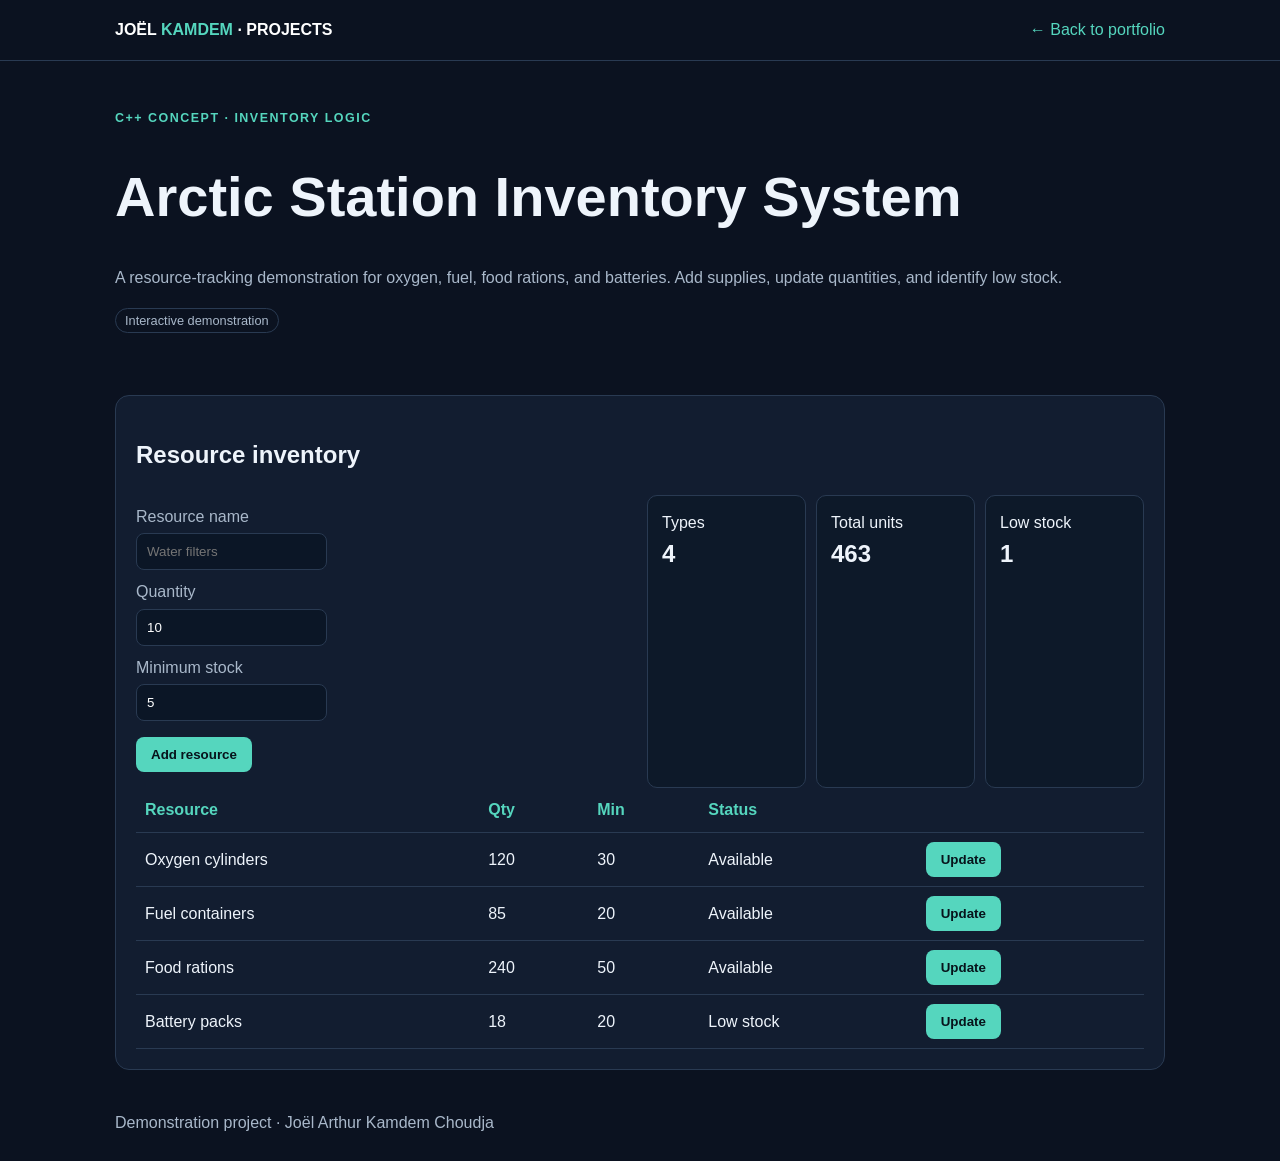
<file: arctic-inventory.html>
<!doctype html><html lang="en"><head><meta charset="utf-8"><meta name="viewport" content="width=device-width,initial-scale=1"><title>Arctic Station Inventory System | Joël Kamdem</title><link rel="stylesheet" href="../assets/style.css"></head><body><header><div class="wrap"><nav><a class="brand" href="../../index.html">JOËL <span>KAMDEM</span> · PROJECTS</a><a href="../../index.html">← Back to portfolio</a></nav></div></header><main class="wrap"><div class="hero"><div class="eyebrow">C++ CONCEPT · INVENTORY LOGIC</div><h1>Arctic Station Inventory System</h1><p>A resource-tracking demonstration for oxygen, fuel, food rations, and batteries. Add supplies, update quantities, and identify low stock.</p><span class="badge">Interactive demonstration</span></div><div class="panel"><h2>Resource inventory</h2><div class="grid"><div><label>Resource name</label><input id="name" placeholder="Water filters"><label>Quantity</label><input id="qty" type="number" value="10"><label>Minimum stock</label><input id="min" type="number" value="5"><p><button onclick="add()">Add resource</button></p></div><div class="statrow"><div class="stat">Types<strong id="count">4</strong></div><div class="stat">Total units<strong id="total">463</strong></div><div class="stat">Low stock<strong id="low">1</strong></div></div></div><table><thead><tr><th>Resource</th><th>Qty</th><th>Min</th><th>Status</th><th></th></tr></thead><tbody id="rows"></tbody></table></div></main><footer class="wrap">Demonstration project · Joël Arthur Kamdem Choudja</footer><script>let data=[["Oxygen cylinders",120,30],["Fuel containers",85,20],["Food rations",240,50],["Battery packs",18,20]];function draw(){rows.innerHTML=data.map((x,i)=>`<tr><td>${x[0]}</td><td>${x[1]}</td><td>${x[2]}</td><td>${x[1]<=x[2]?"Low stock":"Available"}</td><td><button onclick="upd(${i})">Update</button></td></tr>`).join("");count.textContent=data.length;total.textContent=data.reduce((s,x)=>s+x[1],0);low.textContent=data.filter(x=>x[1]<=x[2]).length}function add(){let n=name.value.trim(),q=+qty.value,m=+min.value;if(!n||q<0||m<0)return alert("Enter valid values");data.push([n,q,m]);name.value="";draw()}function upd(i){let v=prompt("New quantity",data[i][1]);if(v!==null&&v.trim()!==""&&+v>=0){data[i][1]=+v;draw()}}draw();</script></body></html>
</file>
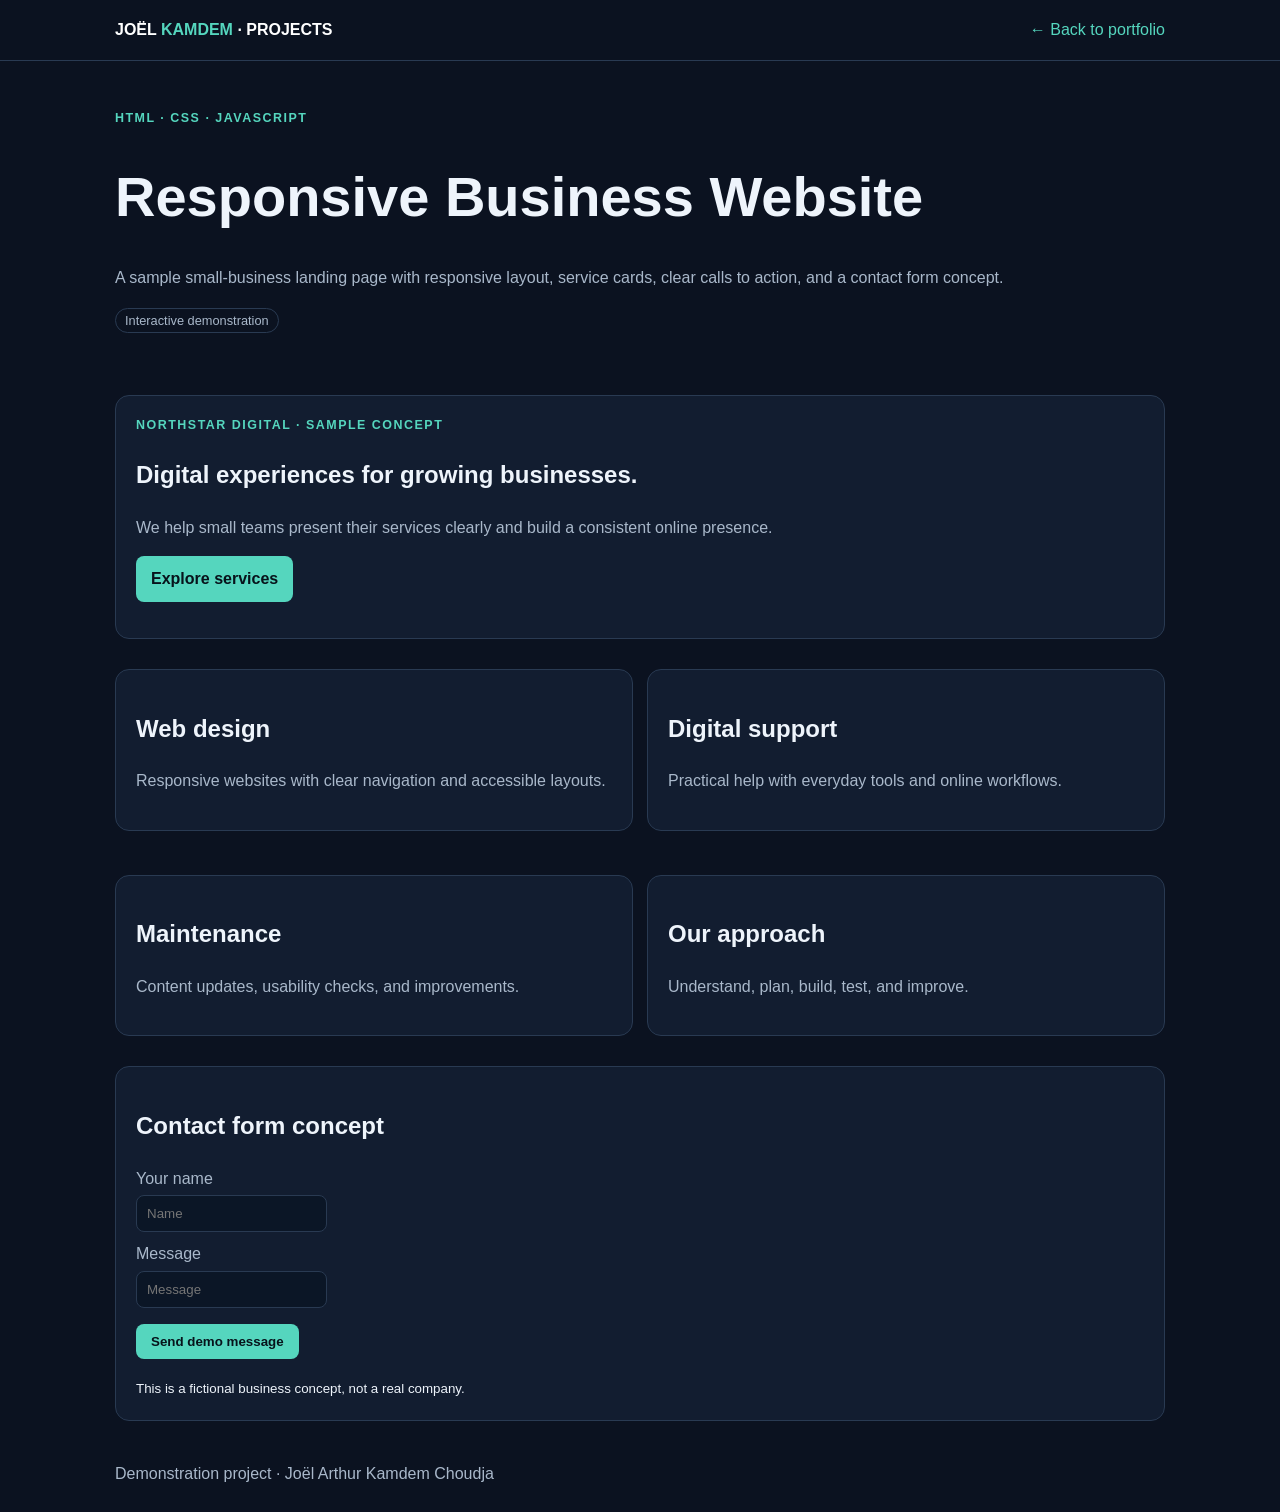
<file: business-website.html>
<!doctype html><html lang="en"><head><meta charset="utf-8"><meta name="viewport" content="width=device-width,initial-scale=1"><title>Responsive Business Website | Joël Kamdem</title><link rel="stylesheet" href="../assets/style.css"></head><body><header><div class="wrap"><nav><a class="brand" href="../../index.html">JOËL <span>KAMDEM</span> · PROJECTS</a><a href="../../index.html">← Back to portfolio</a></nav></div></header><main class="wrap"><div class="hero"><div class="eyebrow">HTML · CSS · JAVASCRIPT</div><h1>Responsive Business Website</h1><p>A sample small-business landing page with responsive layout, service cards, clear calls to action, and a contact form concept.</p><span class="badge">Interactive demonstration</span></div><div class="panel"><div class="eyebrow">NORTHSTAR DIGITAL · SAMPLE CONCEPT</div><h2>Digital experiences for growing businesses.</h2><p>We help small teams present their services clearly and build a consistent online presence.</p><p><a class="btn" href="#services">Explore services</a></p></div><div id="services" class="grid"><div class="card"><h2>Web design</h2><p>Responsive websites with clear navigation and accessible layouts.</p></div><div class="card"><h2>Digital support</h2><p>Practical help with everyday tools and online workflows.</p></div><div class="card"><h2>Maintenance</h2><p>Content updates, usability checks, and improvements.</p></div><div class="card"><h2>Our approach</h2><p>Understand, plan, build, test, and improve.</p></div></div><div class="panel"><h2>Contact form concept</h2><label>Your name</label><input placeholder="Name"><label>Message</label><input placeholder="Message"><p><button onclick="alert('Demo only: no message was sent.')">Send demo message</button></p><small>This is a fictional business concept, not a real company.</small></div></main><footer class="wrap">Demonstration project · Joël Arthur Kamdem Choudja</footer><script></script></body></html>
</file>
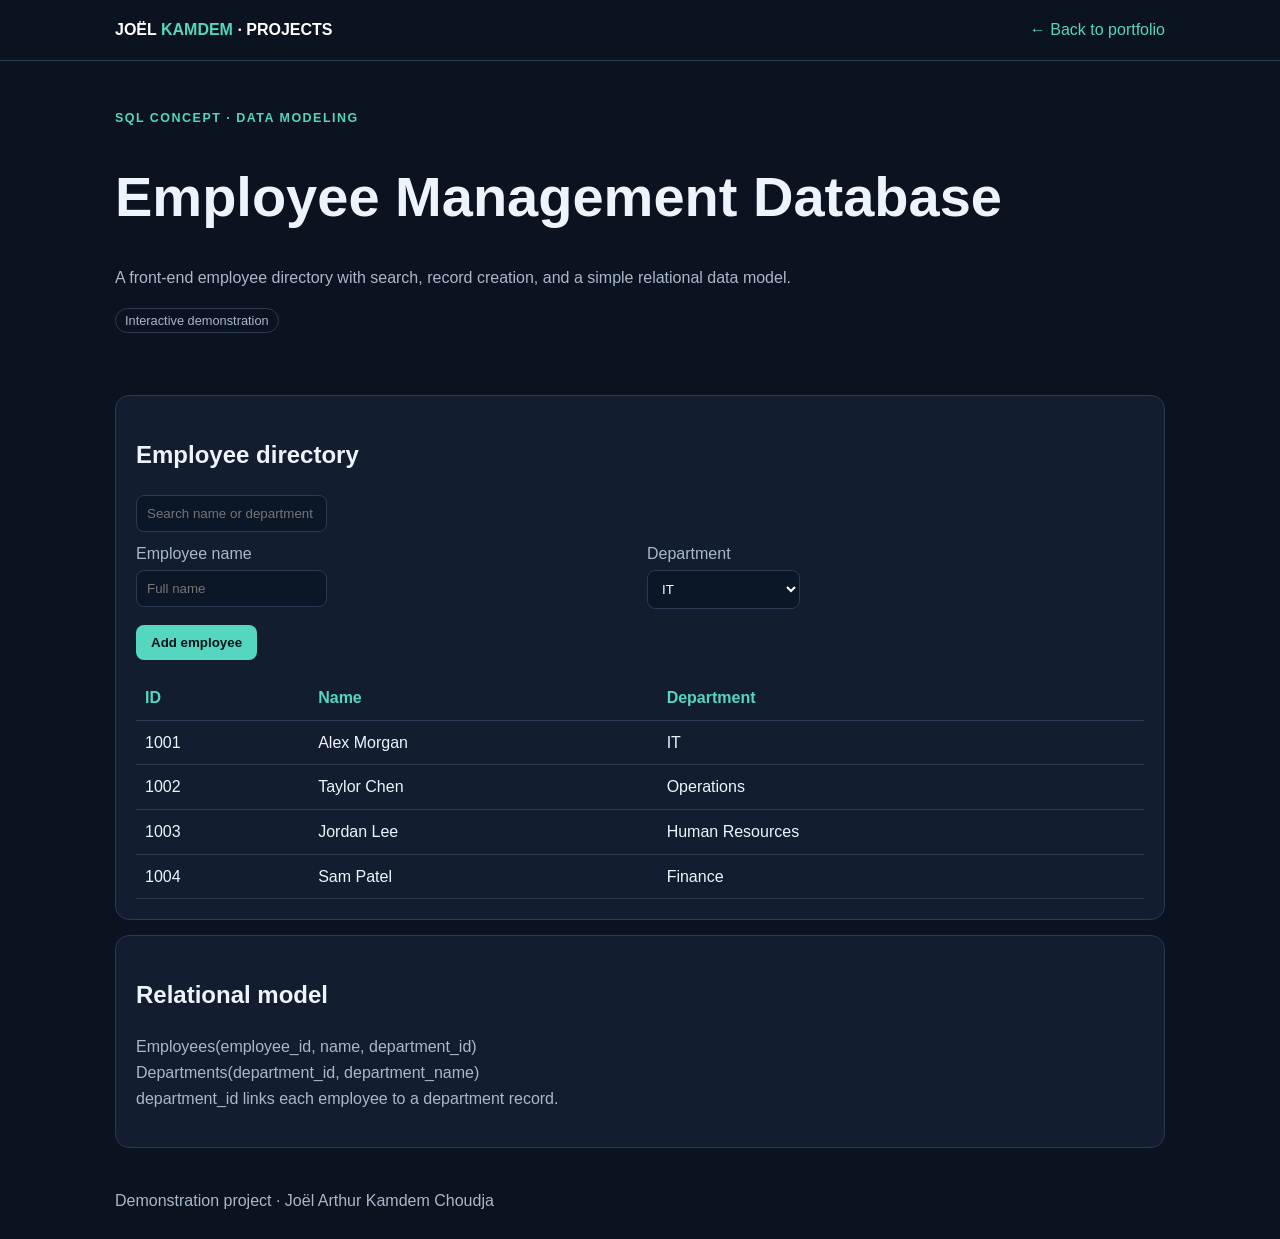
<file: employee-database.html>
<!doctype html><html lang="en"><head><meta charset="utf-8"><meta name="viewport" content="width=device-width,initial-scale=1"><title>Employee Management Database | Joël Kamdem</title><link rel="stylesheet" href="../assets/style.css"></head><body><header><div class="wrap"><nav><a class="brand" href="../../index.html">JOËL <span>KAMDEM</span> · PROJECTS</a><a href="../../index.html">← Back to portfolio</a></nav></div></header><main class="wrap"><div class="hero"><div class="eyebrow">SQL CONCEPT · DATA MODELING</div><h1>Employee Management Database</h1><p>A front-end employee directory with search, record creation, and a simple relational data model.</p><span class="badge">Interactive demonstration</span></div><div class="panel"><h2>Employee directory</h2><input id="search" placeholder="Search name or department" oninput="draw()"><div class="grid"><div><label>Employee name</label><input id="empName" placeholder="Full name"></div><div><label>Department</label><select id="dept"><option>IT</option><option>Operations</option><option>Human Resources</option><option>Finance</option></select></div></div><p><button onclick="addEmp()">Add employee</button></p><table><thead><tr><th>ID</th><th>Name</th><th>Department</th></tr></thead><tbody id="rows"></tbody></table></div><div class="panel"><h2>Relational model</h2><p>Employees(employee_id, name, department_id)<br>Departments(department_id, department_name)<br>department_id links each employee to a department record.</p></div></main><footer class="wrap">Demonstration project · Joël Arthur Kamdem Choudja</footer><script>let emps=[{id:1001,name:"Alex Morgan",dept:"IT"},{id:1002,name:"Taylor Chen",dept:"Operations"},{id:1003,name:"Jordan Lee",dept:"Human Resources"},{id:1004,name:"Sam Patel",dept:"Finance"}];function draw(){let q=search.value.toLowerCase();rows.innerHTML=emps.filter(e=>(e.name+" "+e.dept).toLowerCase().includes(q)).map(e=>`<tr><td>${e.id}</td><td>${e.name}</td><td>${e.dept}</td></tr>`).join("")}function addEmp(){let n=empName.value.trim();if(!n)return alert("Enter a name");emps.push({id:1001+emps.length,name:n,dept:dept.value});empName.value="";draw()}draw();</script></body></html>
</file>
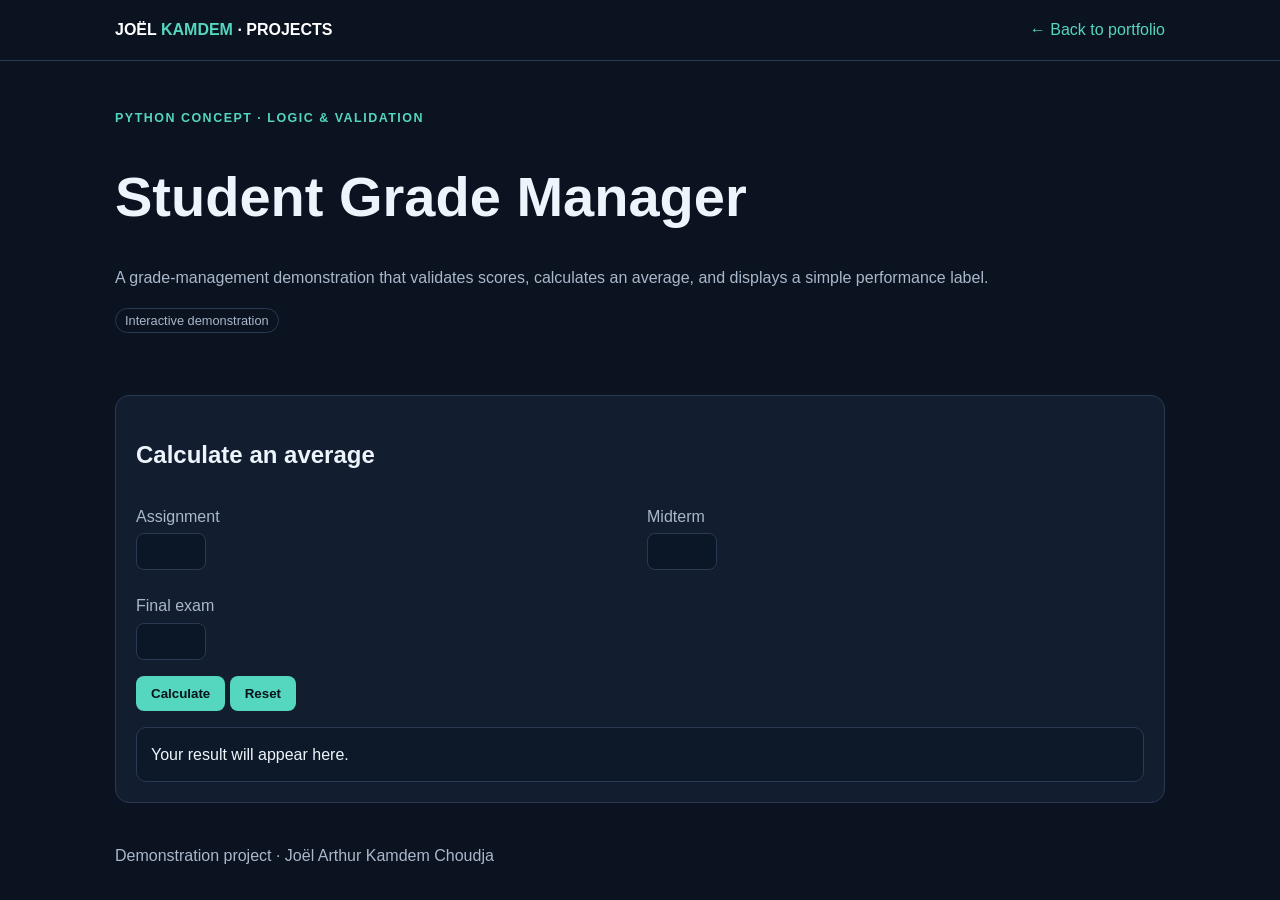
<file: student-grade-manager.html>
<!doctype html><html lang="en"><head><meta charset="utf-8"><meta name="viewport" content="width=device-width,initial-scale=1"><title>Student Grade Manager | Joël Kamdem</title><link rel="stylesheet" href="../assets/style.css"></head><body><header><div class="wrap"><nav><a class="brand" href="../../index.html">JOËL <span>KAMDEM</span> · PROJECTS</a><a href="../../index.html">← Back to portfolio</a></nav></div></header><main class="wrap"><div class="hero"><div class="eyebrow">PYTHON CONCEPT · LOGIC & VALIDATION</div><h1>Student Grade Manager</h1><p>A grade-management demonstration that validates scores, calculates an average, and displays a simple performance label.</p><span class="badge">Interactive demonstration</span></div><div class="panel"><h2>Calculate an average</h2><div class="grid"><div><label>Assignment</label><input id="a" type="number" min="0" max="100"></div><div><label>Midterm</label><input id="b" type="number" min="0" max="100"></div><div><label>Final exam</label><input id="c" type="number" min="0" max="100"></div></div><p><button onclick="calc()">Calculate</button> <button onclick="resetForm()">Reset</button></p><div class="stat" id="result">Your result will appear here.</div></div></main><footer class="wrap">Demonstration project · Joël Arthur Kamdem Choudja</footer><script>function calc(){let v=["a","b","c"].map(x=>document.getElementById(x).value),r=document.getElementById("result");if(v.some(x=>x===""||+x<0||+x>100)){r.textContent="Enter all marks between 0 and 100.";return}let n=v.reduce((s,x)=>s+ +x,0)/3;r.innerHTML="Average<strong>"+n.toFixed(1)+"%</strong>"+(n>=80?"Strong":n>=60?"Satisfactory":n>=50?"Pass":"Needs improvement")}function resetForm(){["a","b","c"].forEach(x=>document.getElementById(x).value="");result.textContent="Your result will appear here."}</script></body></html>
</file>
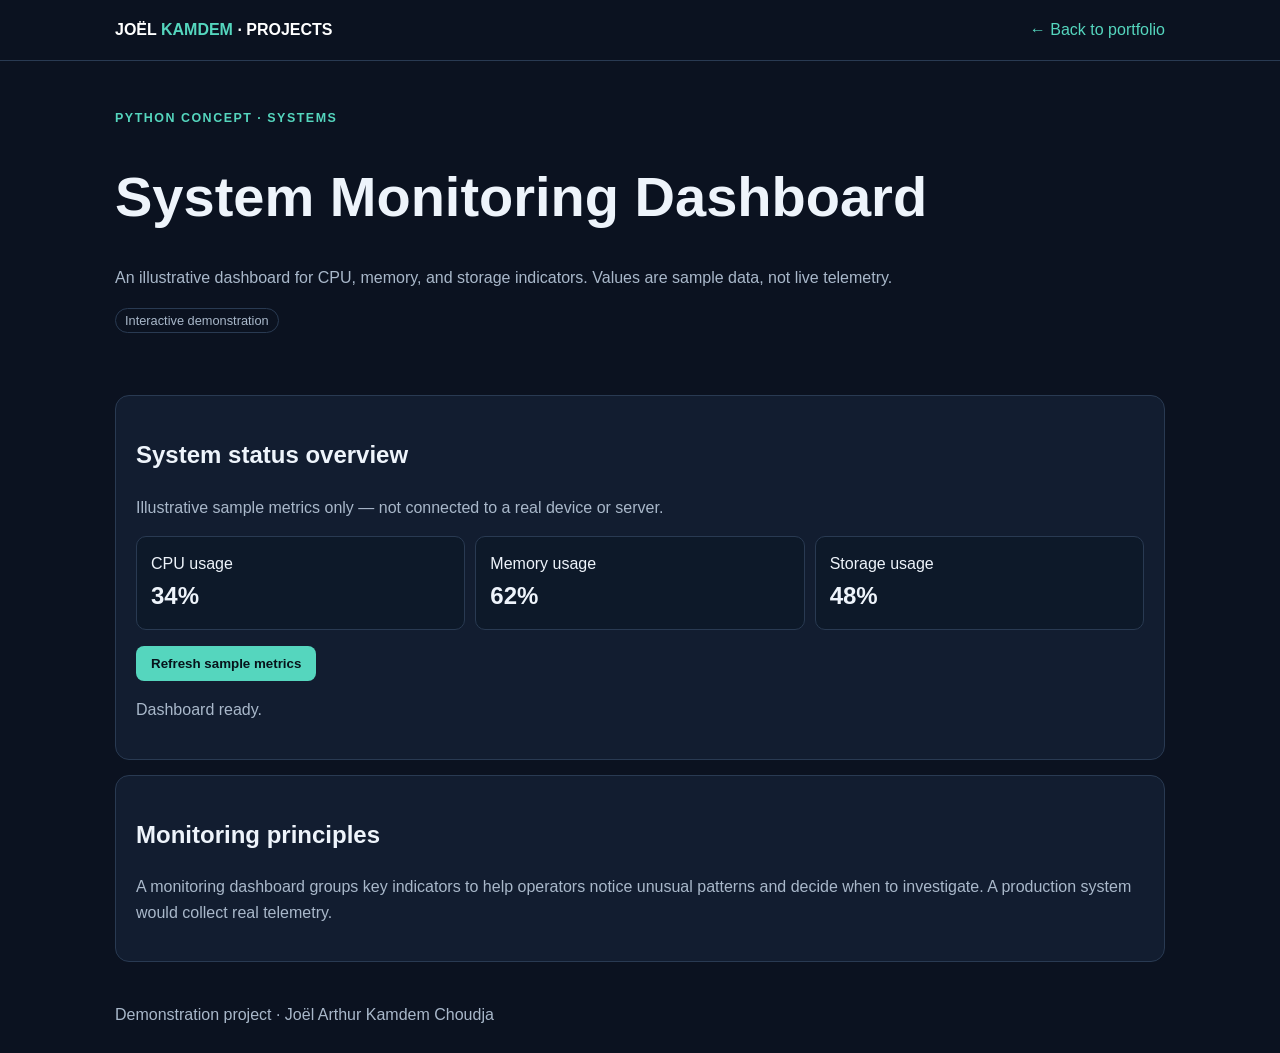
<file: system-monitor.html>
<!doctype html><html lang="en"><head><meta charset="utf-8"><meta name="viewport" content="width=device-width,initial-scale=1"><title>System Monitoring Dashboard | Joël Kamdem</title><link rel="stylesheet" href="../assets/style.css"></head><body><header><div class="wrap"><nav><a class="brand" href="../../index.html">JOËL <span>KAMDEM</span> · PROJECTS</a><a href="../../index.html">← Back to portfolio</a></nav></div></header><main class="wrap"><div class="hero"><div class="eyebrow">PYTHON CONCEPT · SYSTEMS</div><h1>System Monitoring Dashboard</h1><p>An illustrative dashboard for CPU, memory, and storage indicators. Values are sample data, not live telemetry.</p><span class="badge">Interactive demonstration</span></div><div class="panel"><h2>System status overview</h2><p>Illustrative sample metrics only — not connected to a real device or server.</p><div class="statrow"><div class="stat">CPU usage<strong id="cpu">34%</strong></div><div class="stat">Memory usage<strong id="mem">62%</strong></div><div class="stat">Storage usage<strong id="disk">48%</strong></div></div><p><button onclick="refresh()">Refresh sample metrics</button></p><p id="stamp">Dashboard ready.</p></div><div class="panel"><h2>Monitoring principles</h2><p>A monitoring dashboard groups key indicators to help operators notice unusual patterns and decide when to investigate. A production system would collect real telemetry.</p></div></main><footer class="wrap">Demonstration project · Joël Arthur Kamdem Choudja</footer><script>function refresh(){["cpu","mem","disk"].forEach(x=>document.getElementById(x).textContent=(15+Math.floor(Math.random()*70))+"%");stamp.textContent="Sample values refreshed at "+new Date().toLocaleTimeString()+" (illustrative only)."}</script></body></html>
</file>
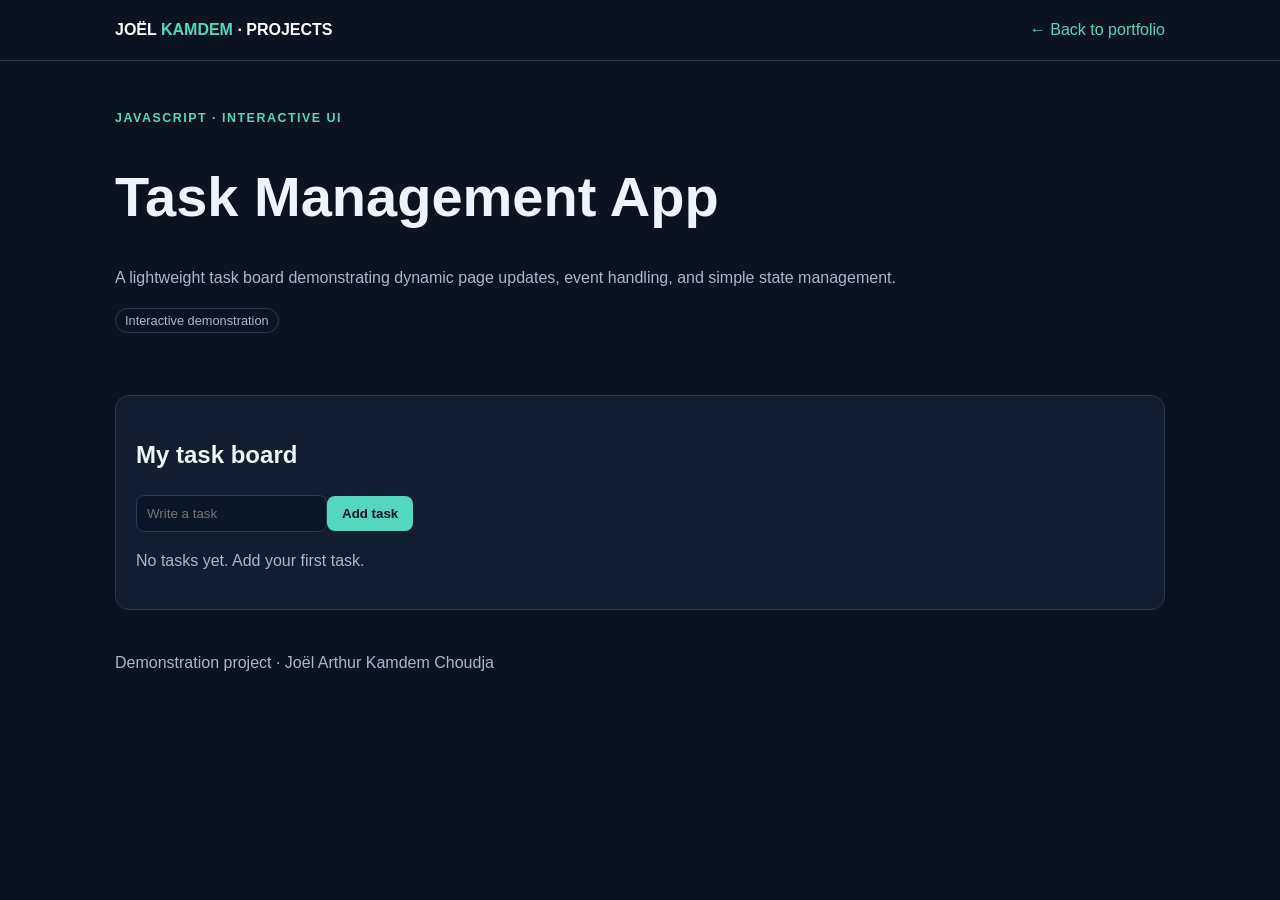
<file: task-manager.html>
<!doctype html><html lang="en"><head><meta charset="utf-8"><meta name="viewport" content="width=device-width,initial-scale=1"><title>Task Management App | Joël Kamdem</title><link rel="stylesheet" href="../assets/style.css"></head><body><header><div class="wrap"><nav><a class="brand" href="../../index.html">JOËL <span>KAMDEM</span> · PROJECTS</a><a href="../../index.html">← Back to portfolio</a></nav></div></header><main class="wrap"><div class="hero"><div class="eyebrow">JAVASCRIPT · INTERACTIVE UI</div><h1>Task Management App</h1><p>A lightweight task board demonstrating dynamic page updates, event handling, and simple state management.</p><span class="badge">Interactive demonstration</span></div><div class="panel"><h2>My task board</h2><input id="taskText" placeholder="Write a task"><button onclick="addTask()">Add task</button><div id="tasks"></div><p id="empty">No tasks yet. Add your first task.</p></div></main><footer class="wrap">Demonstration project · Joël Arthur Kamdem Choudja</footer><script>let tasks=[];function draw(){let el=document.getElementById("tasks");el.innerHTML="";empty.style.display=tasks.length?"none":"block";tasks.forEach((t,i)=>{let d=document.createElement("div");d.className="task";let s=document.createElement("span");s.textContent=t.text;s.className=t.done?"done":"";let b=document.createElement("button");b.textContent=t.done?"Undo":"Done";b.onclick=()=>{tasks[i].done=!tasks[i].done;draw()};let x=document.createElement("button");x.textContent="Delete";x.onclick=()=>{tasks.splice(i,1);draw()};d.append(s,b,x);el.append(d)})}function addTask(){let i=document.getElementById("taskText"),v=i.value.trim();if(!v)return;tasks.push({text:v,done:false});i.value="";draw()}draw();</script></body></html>
</file>
<file: assets/style.css>
:root{--bg:#0b1220;--panel:#121d30;--text:#eef4fb;--muted:#a9b8ca;--accent:#55d6be;--line:#293a52}
*{box-sizing:border-box}body{margin:0;background:var(--bg);color:var(--text);font:16px/1.6 Arial,sans-serif}a{color:var(--accent);text-decoration:none}.wrap{width:min(1050px,92%);margin:auto}header{padding:17px 0;border-bottom:1px solid var(--line)}nav{display:flex;justify-content:space-between;gap:15px;flex-wrap:wrap}.brand{font-weight:bold;color:white}.brand span,.eyebrow{color:var(--accent)}.hero{padding:48px 0}.eyebrow{font-size:.78rem;letter-spacing:1.5px;font-weight:bold}h1{font-size:clamp(2rem,5vw,3.5rem);line-height:1.1}p{color:var(--muted)}.panel,.card{background:var(--panel);border:1px solid var(--line);border-radius:14px;padding:20px;margin:15px 0}.grid,.cards{display:grid;grid-template-columns:repeat(2,1fr);gap:14px}.cards{grid-template-columns:repeat(3,1fr)}button,.btn{background:var(--accent);color:#07131b;border:0;border-radius:8px;padding:10px 15px;font-weight:bold;cursor:pointer;display:inline-block}input,select{background:#0b1626;color:white;border:1px solid var(--line);padding:10px;border-radius:8px;max-width:100%}label{display:block;color:var(--muted);margin:9px 0 4px}table{width:100%;border-collapse:collapse}td,th{text-align:left;padding:9px;border-bottom:1px solid var(--line)}th{color:var(--accent)}.statrow{display:grid;grid-template-columns:repeat(3,1fr);gap:10px}.stat{padding:14px;background:#0d1929;border:1px solid var(--line);border-radius:10px}.stat strong{display:block;font-size:1.5rem}.section{padding:48px 0;border-top:1px solid var(--line)}.skill{padding:12px;background:var(--panel);border:1px solid var(--line);border-radius:8px;text-align:center}.skills{display:grid;grid-template-columns:repeat(4,1fr);gap:10px}.tag,.badge{border:1px solid var(--line);border-radius:30px;padding:4px 9px;color:var(--muted);font-size:.8rem}.profile,.contact{padding:24px;background:var(--panel);border:1px solid var(--line);border-radius:16px}.initials{width:75px;height:75px;border-radius:18px;background:var(--accent);color:#07131b;display:grid;place-items:center;font-size:1.7rem;font-weight:bold}.task{display:flex;justify-content:space-between;gap:10px;padding:10px;border-bottom:1px solid var(--line)}.done{text-decoration:line-through;opacity:.5}footer{padding:25px 0;color:var(--muted)}@media(max-width:700px){.cards,.grid,.statrow{grid-template-columns:1fr}.skills{grid-template-columns:repeat(2,1fr)}}
</file>
